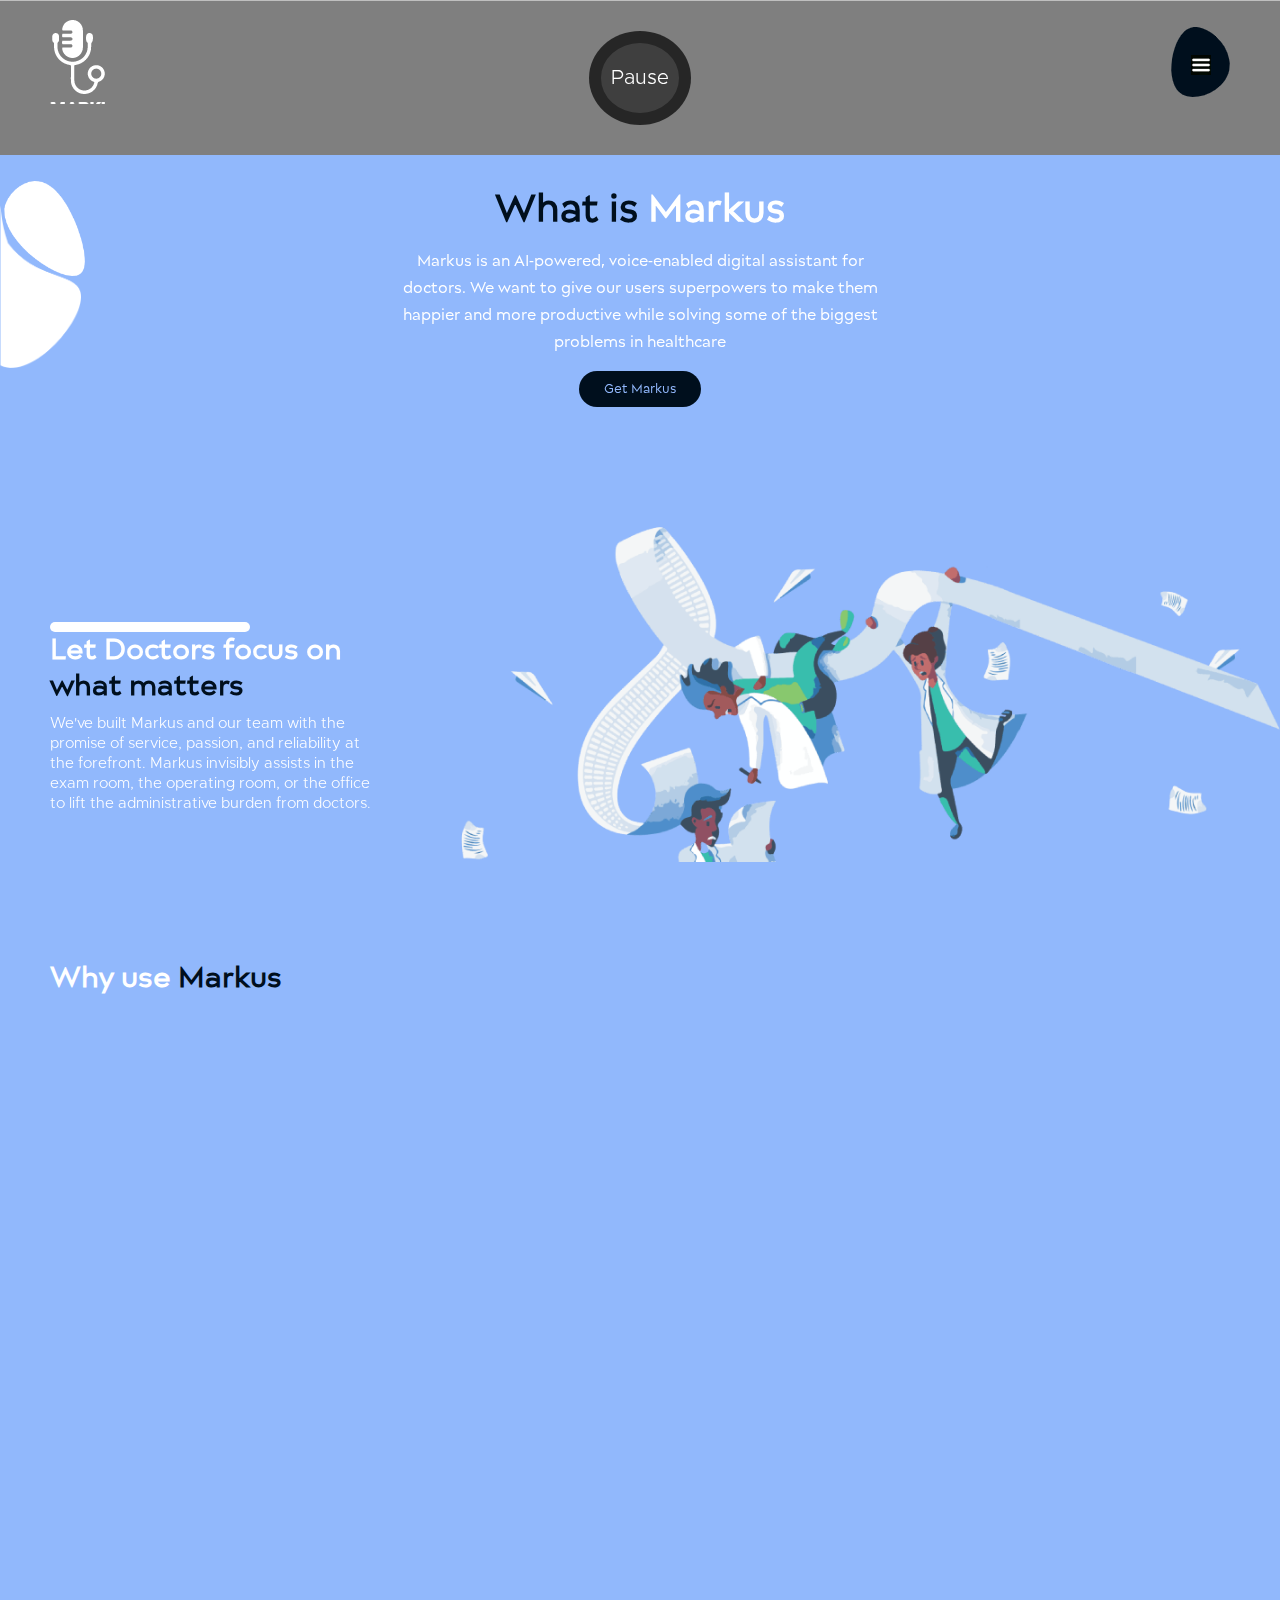
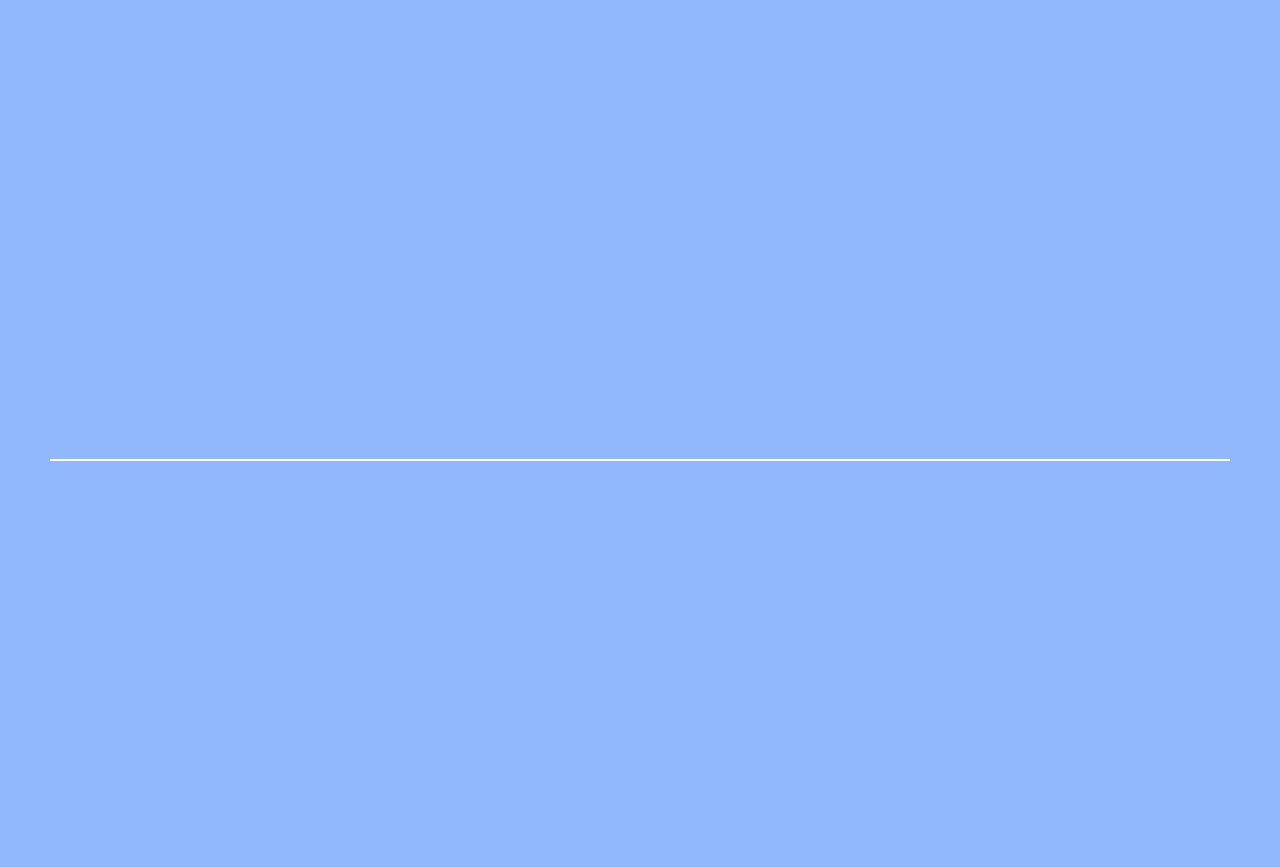
<file: index.html>
<!DOCTYPE html>
<html lang="en">
  <head>
    <meta charset="UTF-8" />
    <title>CodePen - Locomotive Scroll Tutorial</title>
    <meta content="width=device-width, initial-scale=1" name="viewport" />
    <link rel="stylesheet" href="https://unpkg.com/aos@next/dist/aos.css" />

    <link rel="stylesheet" href="./css/main.css" />

    <link rel="stylesheet" href="./css/index.css" />
  </head>
  <body>
    <!-- <div class="preload">
      <img src="https://cdn.dribbble.com/users/107759/screenshots/3498589/loader.gif">
      </div> -->
    <main class="content">
      <nav class="flex">
        <a class="logo" href="index.html" data-aos="fade-up" data-aos-duration="1000"> 
          <img src="./images/logo.png" alt="logo" />
        </a>
        <div class="ham" data-aos="fade-up" data-aos-duration="1000">
          <img class="peb" src="./images/ham.png" alt="menu" />
          <img class="menu" src="./images/menu.jpg" alt="menu" />
        </div>
      </nav>
      <section class="hero">
        <div class="hero-video" data-aos="zoom-out"
        data-aos-duration="2000">
          <div class="gradient"></div>
          <video autoplay loop muted id="myVideo">
          <!-- <video > -->
            <source src="http://thenewcode.com/assets/videos/polina.webm" type="video/webm">
              <source src="http://thenewcode.com/assets/videos/polina.mp4" type="video/mp4">
          </video>
        </div>
        <button  id="myBtn" onclick="myFunction()">Pause</button>
      </section>
      <section class="main " >
        <img data-aos="fade-up-right" data-aos-duration="1000" class="absolute big-pebble" src="./images/bigPebble.png" alt="" />
        <img data-aos="fade-up-right" data-aos-duration="1000"
          class="absolute small-pebble"
          src="./images/smallPebble.png"
          alt=""
        />
        <div class="what flex " data-aos="fade-up" data-aos-duration="2000" >
          <h1 class="title aniview" data-av-animation="slideInRight" ><span>What is</span> Markus</h1>
          <p class="info" >
            Markus is an AI-powered, voice-enabled digital assistant for
            doctors. We want to give our users superpowers to make them happier
            and more productive while solving some of the biggest problems in
            healthcare
          </p>
          <button class="get">Get Markus</button>
          <!-- <img src="./images/curve.png" alt=""> -->
        </div>
        <div class="focus grid">
          <div class="lhs" data-aos="fade-right"
          data-aos-offset="200" 
          data-aos-easing="ease-in-sine">
            <div class="line"></div>
            <h3 class="title">Let Doctors focus on</h3>
            <h3 class="spanned">what matters</h3>
            <p>
              We've built Markus and our team with the promise of service,
              passion, and reliability at the forefront. Markus invisibly
              assists in the exam room, the operating room, or the office to
              lift the administrative burden from doctors.
            </p>
          </div>
          <div class="rhs" >
            <img data-aos="flip-up"
            data-aos-easing="ease-out-cubic"
            data-aos-duration="2000" src="./images/strugling_doctors.png" alt="" />
            <p data-aos="fade-up"
            data-aos-anchor-placement="top-center">
              "Voice enabled assistance helps you focus on patients not paper"
            </p>
          </div>
        </div>

        <div class="why">
          <h2>Why use <span class="spanned">Markus</span></h2>
          <div class="grid">
            <div data-aos="fade-up" data-aos-duration="1000" >
              <img src="./images/speak.png" alt="" />
              <div class="caption">
                <h4 class="text">Speak naturally</h4>
                <p  class="text">to Markus to capture a session</p>
              </div>
            </div>
            <div  data-aos="fade-down" data-aos-duration="1000">
              <div class="retrieve">
                <img class="pebble" src="./images/retrieve-pebble.png" alt="" />
               <div class="absolute">
                <img src="./images/retrieve.png" alt="">
              
                <div class="caption">
                  <h4 class="text"> Retrieve data</h4>
                  <p  class="text colored">dictate notes, edit and share</p>
                </div>
               </div>
            </div>
            </div>
            <div data-aos="fade-up" data-aos-duration="1000">
              <img src="./images/emr.png" alt="" />
              <div class="caption">
                <h4 class="text">EMR Integration</h4>
                                  <p  class="text ">dictate notes, edit and share</p>
                </div>
            </div>
            <div  data-aos="fade-down" data-aos-duration="1000">
              <img src="./images/data.png" alt="" />
              <div class="caption">
                <h4 class="text">Data security</h4>
              </div>
            </div>
             </div>
        </div>


        <div class="team">
          <h1 class="title" data-aos="fade-up">The <span class="spanned">Team</span></h1>
          <div class="grid">
            <div class="team-member" data-aos="zoom-in-up" data-aos-duration="2000" >
              <img class="absolute pebble" src="./images/team-pebble.png" alt="">

              <div class="absolute">
                <img class="absolute" src="./images/white-doc.png" alt="">

                <img class="top" src="./images/white-doc.png" alt="">

                <p class="name">Dr Sososo</p>
                <p class="role">Profession</p>


              </div>
            </div>
            <div class="team-member" data-aos="zoom-in-down" data-aos-duration="2000" >
              <img class="absolute pebble" src="./images/team-pebble.png" alt="">

              <div class="absolute">
                <img class="absolute" src="./images/female-doc.png" alt="">

                <img class="top" src="./images/female-doc.png" alt="">

                <p class="name">Dr Sososo</p>
                <p class="role">Profession</p>

              </div>
            </div>
            
            <div class="team-member last" data-aos="zoom-in-up" data-aos-duration="2000" >
              <img class="absolute pebble" src="./images/team-pebble.png" alt="">

              <div class="absolute">

                <img class="top" src="./images/black-doc.png" alt="">

                <p class="name">Dr Sososo</p>
                <p class="role">Profession</p>
              </div>
            </div>
            
            
         
          </div>
        

          
        </div>

        <div class="with-hr">
          <div class="socials flex">
            <div class="social flex" data-aos="fade-left" data-aos-duration="1000">
             <a href=""  > <img src="./images/fb.png" alt=""></a>

<a href="">                <img src="./images/twitterIcon.png" alt="">
</a>         
<a href="">    <img src="./images/instaIcon.png" alt="">
</a>   
<a href="">                <img src="./images/youtubeIcon.png" alt="">
</a>
<a href=""><img src="./images/linkedIcon.png" alt="">
</a>
            </div>
           
          </div>
          <hr class="hr"></hr>
        </div>

        <div class="grid footer">
          <div class="lhs" data-aos="fade-right" data-aos-duration="2000" >
            <div class="logo-foot flex">
              <img src="./images/logo.png" alt="">
              <p class="text">Let doctors focus on what matters</p>

            </div>
            <img class="wave" src="./images/wave.png" alt="" class="wave">
            <p class="text"> The Markus name and logo are trademarks of Markus AI, Inc. All other trademarks are the property of their respective owners. © 2020 Markus AI, Inc. Made in Lagos City, NG. All rights reserved.</p>
          </div>
          <div class="rhs" data-aos="fade-left" data-aos-duration="2000" >
<div class="grid foot-flex">
<div class="flexy">
  <div class="footer-links">
    <a href="">How it works</a>
    <a href="">Specialists</a>
    <a href="">Increase Revenue</a>
    <a href="">Press</a>
    <a href="">Terms of use</a>
    
  </div>
  
  </div>
<div class="flexy">
  <div class="footer-links">
    <a href="">Our Technology</a>
    <a href="">Primary Care</a>
    <a href="">For Partners</a>
    <a href="">Careers</a>
    <a href=""> Privacy Policy</a>
  </div>
  
  </div>

  <div class="lower">
   
    <p>Get Markus for</p>
        <div class="links-img flex">
          
          <img class="border-right" src="./images/shape.png" alt="">
    
      <img class="small-img" src="./images/android.png" alt="">
        </div>
    </div>
    <div class="lower">
      <p style="visibility: hidden;">Get Markus for</p>
      <div class="links-img flex">
        <img class="border-right" src="./images/a.png" alt="">
  
    <img class="small-img2" src="./images/ios.png" alt="">
      </div>
  </div>
</div>
</div>
          </div>
        </div>
      </section>
    </main>
   
    <script src="https://unpkg.com/aos@next/dist/aos.js"></script>

  <!-- <script type="text/javascript" src="https://ajax.googleapis.com/ajax/libs/jquery/1.5.0/jquery.min.js"></script>
<script type="text/javascript">
$(document).ready(function() {
  $(".preload").fadeOut(2000, function() {
        $(".content").fadeIn(1000);   
        });
    });

  </script> -->

    <script src="./js/script.js"></script>
  </body>
</html>
</file>
<file: css/main.css>
@font-face {
	font-family: Matteo;
	src: url(../images/Matteo.otf);
  }
  
  * {
	margin: 0;
	padding: 0;
	box-sizing: border-box;
	font-family: 'Matteo';
  }
  .absolute{
	position: absolute;
  }
  .grid{
	display: grid;
  }
  .flex{
	display: flex;
	align-items: center;
	justify-content: space-between;
  }
  img{
	max-width: 100%;
	height: auto;
  }
  /* .content {display:none;}
.preload { 
    width:500px;
    height: 500px;
    position: fixed;
	top: 50%;
	transform: translate(-50%, -50%);

    left: 50%;
} */
</file>
<file: css/index.css>
@font-face {
	font-family: Light;
	src: url(../images/Metropolis-Light.otf);
  }
  main{
	overflow-x: hidden;
  }
nav{
	position: fixed;
	width: 100%;
	padding: 20px 50px;
	z-index: 2;
}
.hero{
    /* height: 90vh; */
    overflow: hidden;
	position: relative;}
	.gradient{
		position: absolute;
  top: 50%;
  left: 50%;
  transform: translate(-50%, -50%);
  background-color: #000;
  opacity: .5;
  height: 100%;
  width: 100%;
	}
hero-video{
	position: relative;
}
video{
	width: 100%;
	
  

}

.hero button{
	position: absolute;
  top: 50%;
  left: 50%;
  transform: translate(-50%, -50%);
  cursor: pointer;
    padding: 25px 10px;
    background-color: rgba(0,0,0,.5);
    border: 12px solid rgba(0,0,0,.4);
    border-radius: 50%;
	color: #fff;
	font-family: 'Light';
    font-size: 20px;
}
.ham{
	position: relative;
	cursor: pointer;
}
.logo{
	cursor: pointer;
}
.logo:hover{
	transform: scale(1.1);
	transition: .2s;
}
.menu{
	width: 20px;
    position: absolute;
  top: 50%;
  left: 50%;
  overflow: hidden;
  transform: translate(-50%, -50%);
}
.main{
	position: relative;
	background-color: #91B8FC;

}
.what{
	padding: 30px 0;
	width: 40%;
	margin-bottom: 40px;
	flex-direction: column;
	margin: auto;

	text-align: center;
}
.what .title{
	color: #fff;
	font-size: 40px;
	margin-bottom: 15px;
}
.what .info{
	color: #fff;
	line-height: 27px;
    margin-bottom: 15px;
}
.what .title span{
	color:#000F1D;
}
button.get{
	background-color: #000F1D;
	color: #91B8FC;
    border: none;
    padding: 10px 25px;
    border-radius: 24px;
cursor: pointer;
}
button.get:hover{
	color: #000F1D;
	background-color: #40597F;
	transition: .3s;
}
.big-pebble{
	left: 0;
    height: 163px;
	top: 50px;
}
.small-pebble{
	height: 95px;
    top: 26px;
    left: 4px;
}
.focus{
	grid-template-columns: 30% 64%;
	grid-gap: 6%;
	margin-top: 90px;
	align-items: center;
}
.focus .lhs{
padding: 0 0 0 50px;
}
.focus .lhs .line{
	background-color: white;
	width: 200px;
	height: 10px;
	border-radius: 10px;
}
.focus .lhs  .title{
	color: #fff;
}
.spanned{
	color: #000F1D;
}
.focus .lhs  h3{
	font-size: 30px;
}
.focus .lhs  p{
	font-family: 'Light';
	font-size: 15px;
    color: #fff;
    margin-top: 10px;
    line-height: 20px;
}
.focus .rhs p{
	color: #283C55;
	text-align: center;
	width: 40%;
    margin: auto;
    margin-top: 5px;
}
.why{
	padding: 0 50px;
	margin: 50px 0;
}
.why>h2{
	color: #fff;
	margin-bottom: 40px;
    font-size: 30px;
}

.why .grid{
	justify-items: center;
	grid-template-columns:  1fr 1fr 1fr 1fr;
	;
  grid-gap: 20px;
}
.why .caption{
	margin-top: 10px;
}
.why .caption .text{
    font-size: 14px;
}
.why .caption h4{
	color:#000F1D;
}
.why .caption p{
color: white;
width: 95%;
font-family: 'Light';
margin-top: 5px;
}
.why .caption .colored{
	color: #ADCAFD;
}
.retrieve{
	position : relative;
}
.retrieve .absolute{
	top: 50%;
	left: 50%;
	transform: translate(-65%, -50%);
}
.retrieve .pebble{
	height: 250px;
}

.team{
	margin: 80px 0;
	text-align: center;
	font-size: 60px;
	padding: 0 20px;
}
.team h1{
	color: #fff;
	margin-bottom: 10px;
}
.team .grid{
	grid-template-columns:  1fr 1fr 1fr;
  grid-gap: 20px;
  height: 400px;
}
.team-member{
	position: relative;
}
.team .absolute{
	top: 50%;
	left: 50%;
	transform: translate(-50%, -50%);
}
.team-member .pebble{
	height: 223px;
    top: 37%;
    left: 46%;
}
.last .pebble{
	left: 53%;
}

.team-member .top{
	position: relative;
}
.team-member .absolute img.absolute{
	top: 37%;
    left: 33%;

}
.team-member .name{
	color:#262C37;
	font-size: 20px;
}
.team-member .role{
	color:#677DA1;
	font-size: 15px;
}
.with-hr{
	padding: 0 50px;
	margin-top: 30px;
}
.with-hr .socials{
	justify-content: flex-end;
}
.with-hr .hr{
	margin-top: 10px;
	height: 2px;
    background-color: white;
    border: none;
}
.with-hr .social img{
	padding-left: 20px;
}
.with-hr .social a:hover{
opacity: .7;
transition: .3s;
}

.footer{
	padding: 20px 50px 60px 50px;
    /* margin: 20px 0px; */
    grid-template-columns: 45% 35%;
    grid-gap: 20%;
}
.footer .lhs .text{
	color: #fff;
	font-weight: 100;
	font-family: 'Light';
	font-size: 18px;
    line-height: 23px;
}
.footer .lhs .wave{
	margin: 10px 0;
}
.logo-foot{
	justify-content: center;
	flex-direction: column;
	
}
.lower-part{
	align-items: flex-end;
}
.foot-flex{
	grid-template-columns: 1fr 1fr;
}

.footer-links a{
	color: #fff;
	font-family: 'Light';
	font-size: 15px;
    line-height: 23px;
	display: block;
	text-decoration: none;
    margin-bottom: 10px;
}
.footer-links a:hover{
	text-decoration: underline;
	transition: .3s;
}
.footer .lower{
	cursor: pointer;
	
}
.footer .links-img:hover{
	opacity: .8;
	transition: .3s;
}
.footer  p{
font-weight: bold;
color: #fff;
margin-top: 25px;
}

.footer .lower .flex{
	background-color: #fff;
    padding: 10px;
    border-radius: 5px;
}
.footer  .lower .links-img{
	background-color: #fff;
	align-items: center;
	margin-top: 5px;
	width: 160px;
	justify-content: flex-start;
	border-radius: 5px;
	padding: 10px;
}
.footer .lower .border-right{
	border-right: 2px solid #CEDFFD;
    border-radius: 1px;
    padding-right: 10px;
}
.links-img .small-img{
	width: 72px;
	margin-left: 15px;
}
.links-img .small-img2{
	width: 30px;
    margin-left: 23px;
}
.foot-flex .flexy{
	/* height: 260px; */
    justify-content: space-between;
    display: flex;
    flex-direction: column;
}

/* media queries */

@media screen and (max-width: 1024px) {
.footer{
	grid-template-columns: 45% 50%;
    grid-gap: 5%;
}
}
@media screen and (max-width: 768px) {
	.what{
		width: 65%;
	}
	.ham .peb{
		height: 50px;
	}
	.focus {
		grid-template-columns: 1fr 1fr;
		grid-gap: 10px;
	
}
.focus .rhs p {
    
	width: 70%;
}
.why .grid {
	grid-template-columns: 1fr 1fr;
}
.team-member .pebble {
	height: 150px;
}
.team {
	margin: 15px 0;
}
.footer{
	grid-template-columns: 1fr;
}
nav .logo img{
	height: 40px;
}
nav{
	padding: 10px 20px;
}

}
@media screen and (max-width: 425px) {
.focus{
	grid-template-columns: 1fr;
    margin-top: 20px;
}
.foot-flex {
	grid-template-columns: 1fr;
}
.what{
	width: 90%;
}
.small-pebble, .big-pebble {
	opacity: .7 !important;
}
.focus .lhs,.with-hr{
	padding: 0 20px;
}
.team h1{
	font-size: 45px;
}
.team .grid{
	height: 300px;

}
.footer{
	padding-left: 20px;
    padding-right: 20px;
}
.team .grid {
	height: 960px;
	grid-template-columns: 1fr;
}

}
</file>
